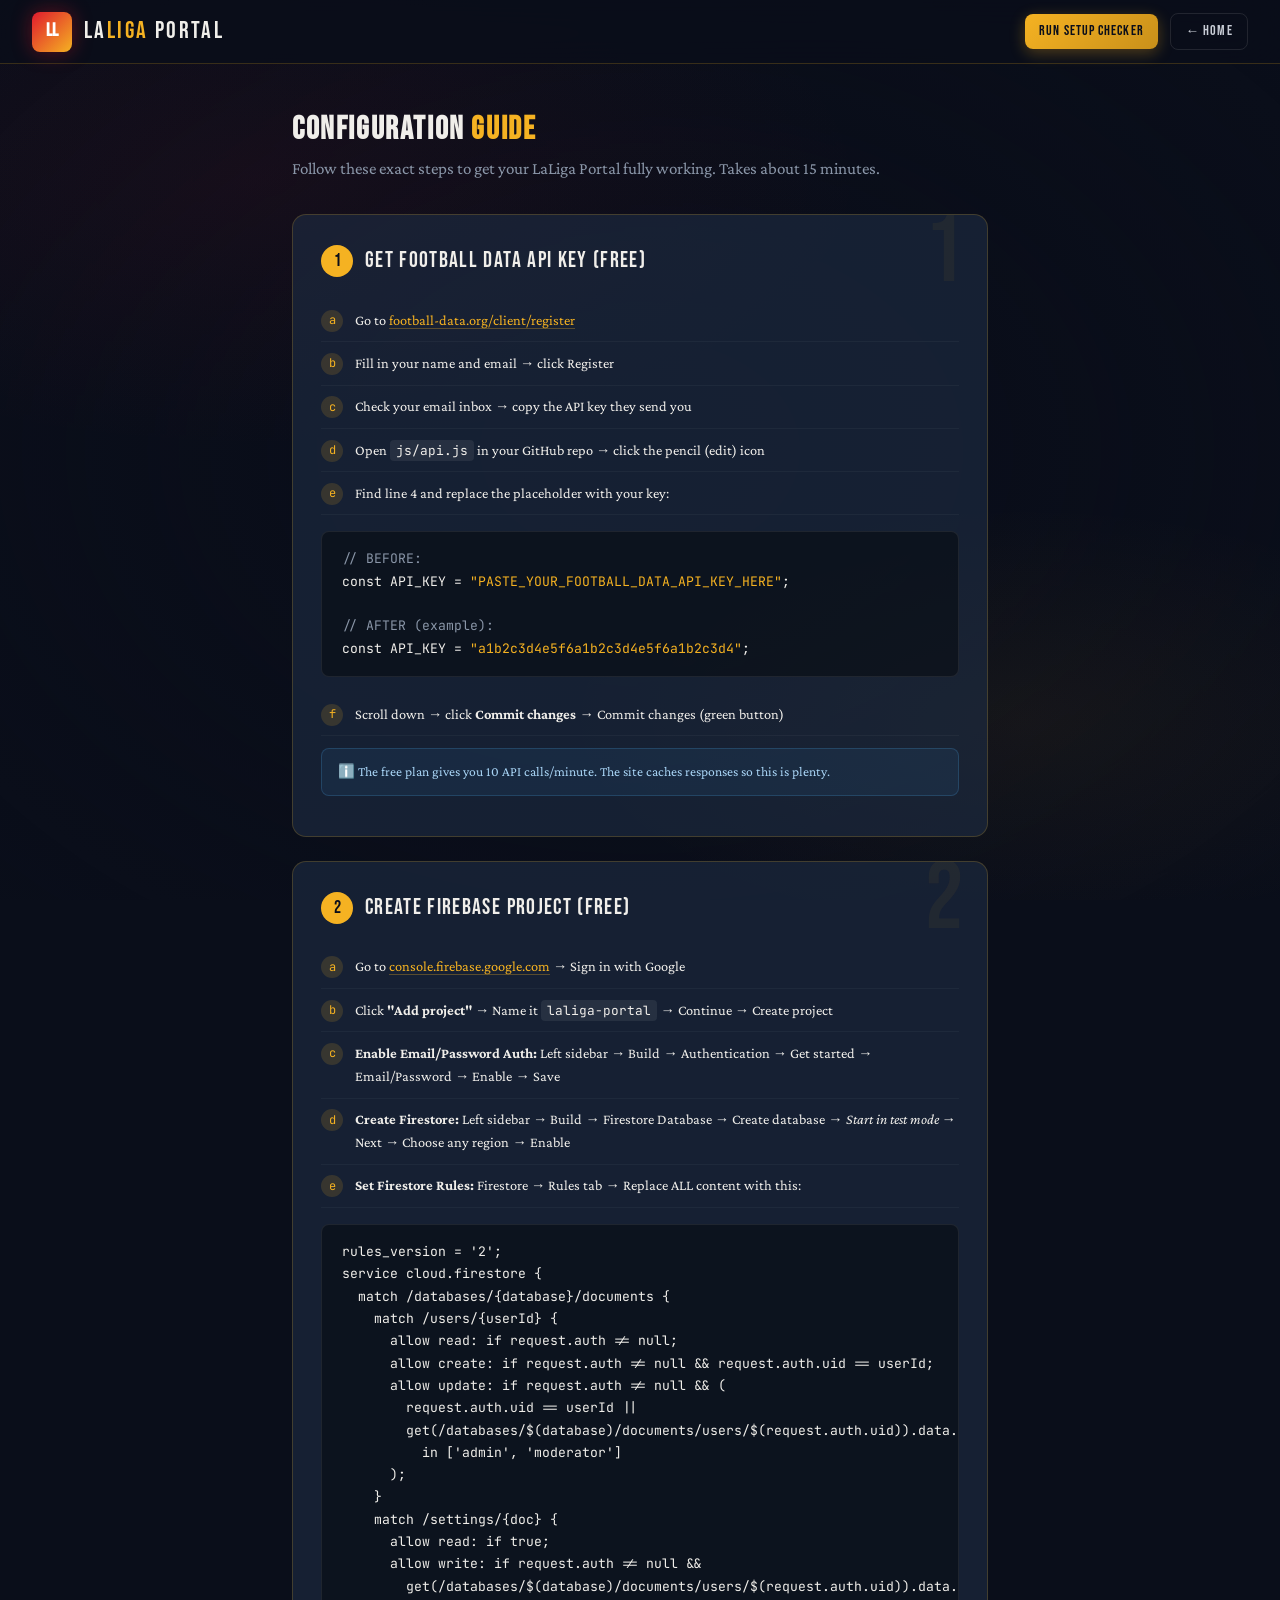
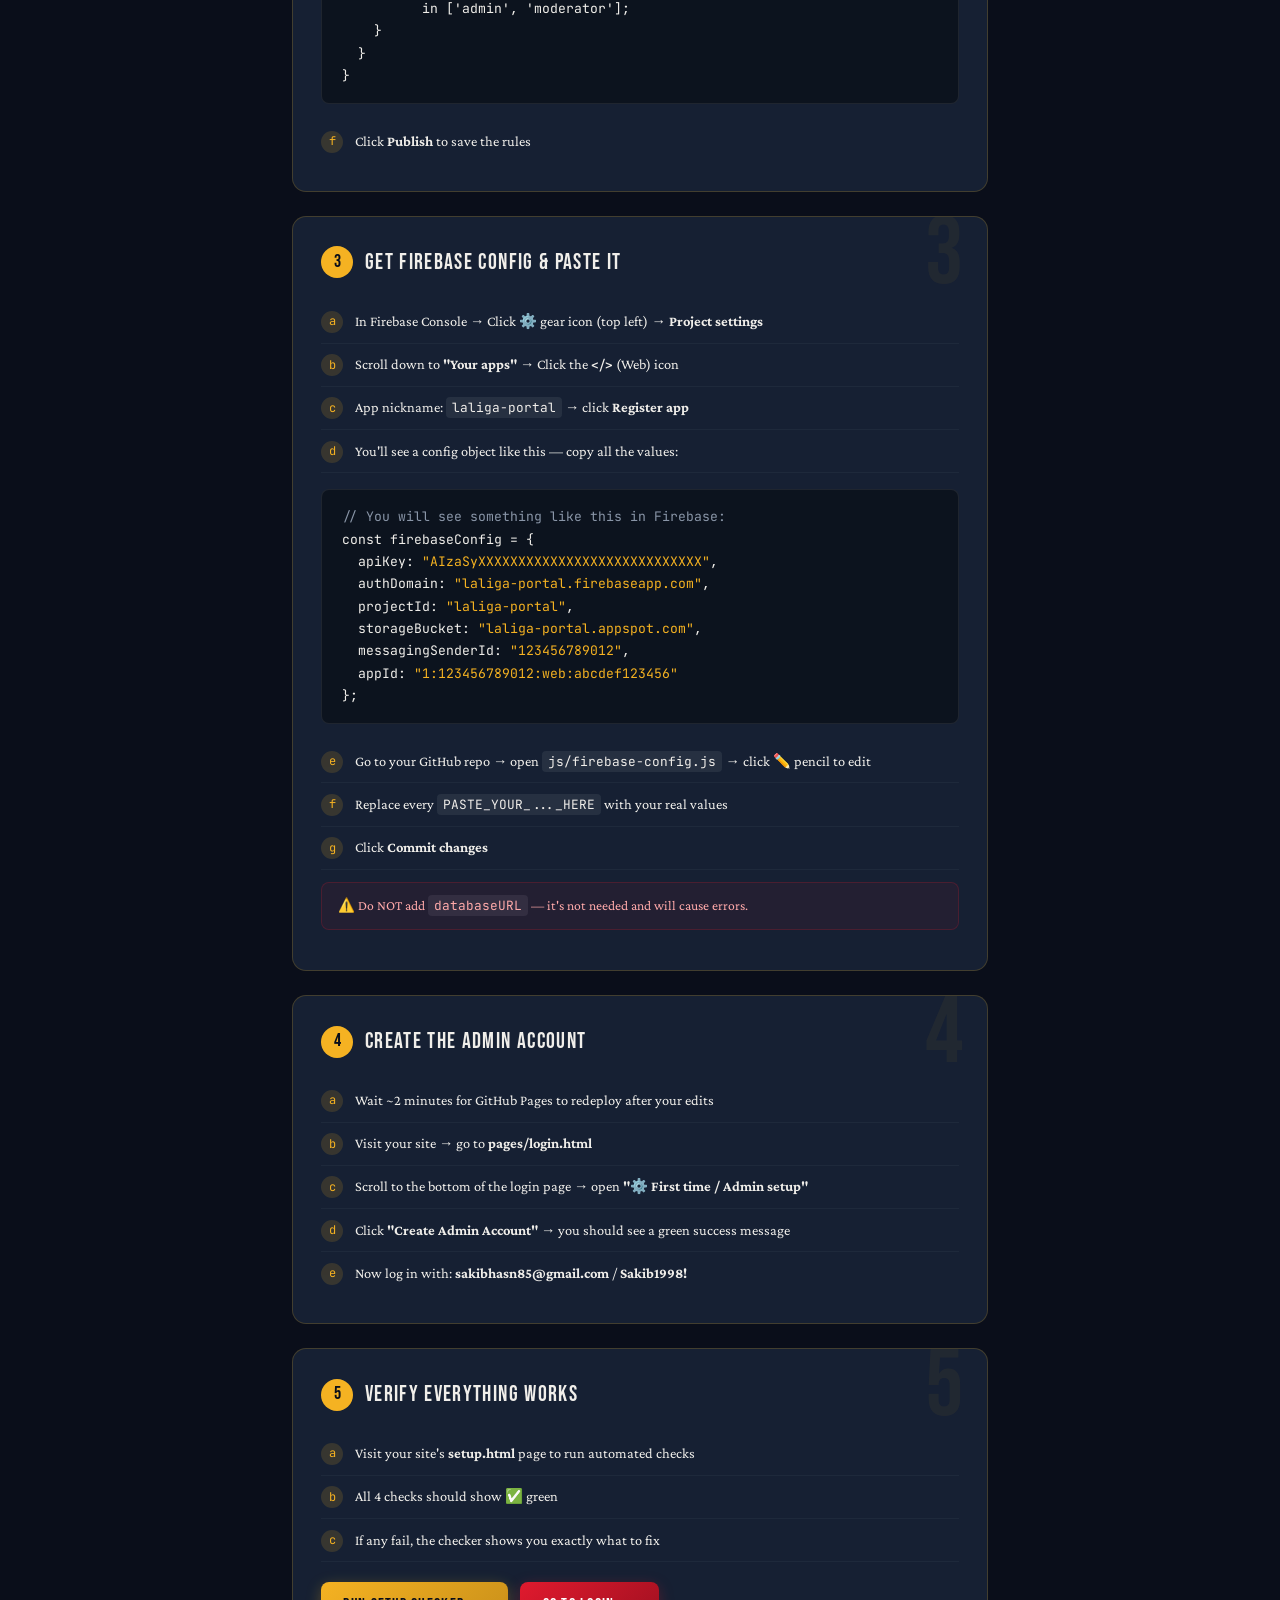
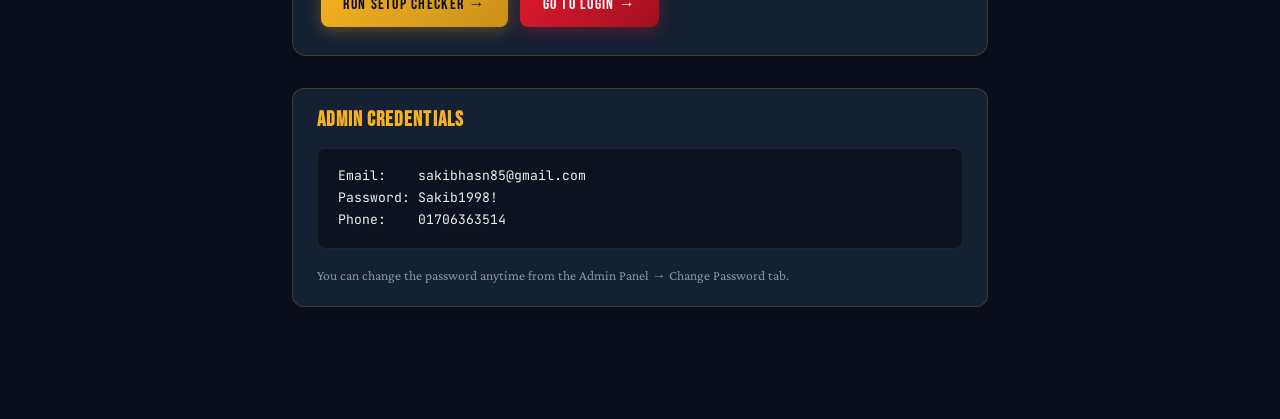
<file: guide.html>
<!DOCTYPE html>
<html lang="en">
<head>
  <meta charset="UTF-8"/><meta name="viewport" content="width=device-width,initial-scale=1.0"/>
  <title>Configuration Guide — LaLiga Portal</title>
  <link rel="stylesheet" href="css/style.css"/>
  <style>
    .guide{max-width:760px;margin:80px auto;padding:2rem;position:relative;z-index:1}
    .step-card{background:var(--card-bg);border:1px solid var(--border);border-radius:14px;padding:1.75rem;margin-bottom:1.5rem;position:relative;overflow:hidden}
    .step-card::before{content:attr(data-step);position:absolute;top:-10px;right:1.5rem;font-family:'Bebas Neue',sans-serif;font-size:6rem;color:rgba(245,178,34,.06);line-height:1;pointer-events:none}
    .step-num{display:inline-flex;align-items:center;justify-content:center;width:32px;height:32px;background:var(--gold);color:var(--navy);border-radius:50%;font-family:'Bebas Neue',sans-serif;font-size:1.1rem;flex-shrink:0}
    .step-title{font-family:'Bebas Neue',sans-serif;font-size:1.4rem;letter-spacing:.06em;color:var(--white);margin-left:.75rem}
    .code-block{background:rgba(0,0,0,.4);border:1px solid rgba(255,255,255,.08);border-radius:8px;padding:1rem 1.25rem;font-family:'JetBrains Mono',monospace;font-size:.82rem;line-height:1.7;margin:1rem 0;overflow-x:auto;white-space:pre}
    .highlight{color:var(--gold)}
    .sub-step{padding:.6rem 0;border-bottom:1px solid rgba(255,255,255,.04);display:flex;gap:.75rem;font-size:.9rem}
    .sub-step:last-child{border-bottom:none}
    .sub-num{background:rgba(245,178,34,.15);color:var(--gold);border-radius:50%;width:22px;height:22px;display:inline-flex;align-items:center;justify-content:center;font-family:'JetBrains Mono',monospace;font-size:.75rem;flex-shrink:0;margin-top:1px}
    a.ext{color:var(--gold);text-decoration:none;border-bottom:1px solid rgba(245,178,34,.3)}
    a.ext:hover{border-color:var(--gold)}
    .note{background:rgba(74,173,245,.07);border:1px solid rgba(74,173,245,.2);border-radius:8px;padding:.75rem 1rem;font-size:.85rem;color:#a8d4f5;margin:.75rem 0}
    .warning{background:rgba(224,26,46,.07);border:1px solid rgba(224,26,46,.2);border-radius:8px;padding:.75rem 1rem;font-size:.85rem;color:#ffaaaa;margin:.75rem 0}
  </style>
</head>
<body>
<nav class="navbar">
  <a href="index.html" class="navbar-brand">
    <div class="logo-icon">LL</div>
    <span class="brand-text">LA<span>LIGA</span> PORTAL</span>
  </a>
  <div class="navbar-actions">
    <a href="setup.html" class="btn btn-gold btn-sm">Run Setup Checker</a>
    <a href="index.html" class="btn btn-ghost btn-sm">← Home</a>
  </div>
</nav>

<div class="guide fade-in">
  <h1 class="section-title mb-1">CONFIGURATION <span>GUIDE</span></h1>
  <p class="text-grey mb-4">Follow these exact steps to get your LaLiga Portal fully working. Takes about 15 minutes.</p>

  <!-- STEP 1 -->
  <div class="step-card" data-step="1">
    <div style="display:flex;align-items:center;margin-bottom:1.25rem">
      <span class="step-num">1</span>
      <span class="step-title">Get Football Data API Key (FREE)</span>
    </div>
    <div class="sub-step"><span class="sub-num">a</span><span>Go to <a href="https://www.football-data.org/client/register" target="_blank" class="ext">football-data.org/client/register</a></span></div>
    <div class="sub-step"><span class="sub-num">b</span><span>Fill in your name and email → click Register</span></div>
    <div class="sub-step"><span class="sub-num">c</span><span>Check your email inbox → copy the API key they send you</span></div>
    <div class="sub-step"><span class="sub-num">d</span><span>Open <code style="background:rgba(255,255,255,.07);padding:2px 6px;border-radius:4px;font-family:'JetBrains Mono',monospace;font-size:.8rem">js/api.js</code> in your GitHub repo → click the pencil (edit) icon</span></div>
    <div class="sub-step"><span class="sub-num">e</span><span>Find line 4 and replace the placeholder with your key:</span></div>
    <div class="code-block"><span style="color:var(--grey)">// BEFORE:</span>
const API_KEY = <span class="highlight">"PASTE_YOUR_FOOTBALL_DATA_API_KEY_HERE"</span>;

<span style="color:var(--grey)">// AFTER (example):</span>
const API_KEY = <span class="highlight">"a1b2c3d4e5f6a1b2c3d4e5f6a1b2c3d4"</span>;</div>
    <div class="sub-step"><span class="sub-num">f</span><span>Scroll down → click <strong>Commit changes</strong> → Commit changes (green button)</span></div>
    <div class="note">ℹ️ The free plan gives you 10 API calls/minute. The site caches responses so this is plenty.</div>
  </div>

  <!-- STEP 2 -->
  <div class="step-card" data-step="2">
    <div style="display:flex;align-items:center;margin-bottom:1.25rem">
      <span class="step-num">2</span>
      <span class="step-title">Create Firebase Project (FREE)</span>
    </div>
    <div class="sub-step"><span class="sub-num">a</span><span>Go to <a href="https://console.firebase.google.com" target="_blank" class="ext">console.firebase.google.com</a> → Sign in with Google</span></div>
    <div class="sub-step"><span class="sub-num">b</span><span>Click <strong>"Add project"</strong> → Name it <code style="background:rgba(255,255,255,.07);padding:2px 6px;border-radius:4px;font-family:'JetBrains Mono',monospace;font-size:.8rem">laliga-portal</code> → Continue → Create project</span></div>
    <div class="sub-step"><span class="sub-num">c</span><span><strong>Enable Email/Password Auth:</strong> Left sidebar → Build → Authentication → Get started → Email/Password → Enable → Save</span></div>
    <div class="sub-step"><span class="sub-num">d</span><span><strong>Create Firestore:</strong> Left sidebar → Build → Firestore Database → Create database → <em>Start in test mode</em> → Next → Choose any region → Enable</span></div>
    <div class="sub-step"><span class="sub-num">e</span><span><strong>Set Firestore Rules:</strong> Firestore → Rules tab → Replace ALL content with this:</span></div>
    <div class="code-block">rules_version = '2';
service cloud.firestore {
  match /databases/{database}/documents {
    match /users/{userId} {
      allow read: if request.auth != null;
      allow create: if request.auth != null && request.auth.uid == userId;
      allow update: if request.auth != null && (
        request.auth.uid == userId ||
        get(/databases/$(database)/documents/users/$(request.auth.uid)).data.role
          in ['admin', 'moderator']
      );
    }
    match /settings/{doc} {
      allow read: if true;
      allow write: if request.auth != null &&
        get(/databases/$(database)/documents/users/$(request.auth.uid)).data.role
          in ['admin', 'moderator'];
    }
  }
}</div>
    <div class="sub-step"><span class="sub-num">f</span><span>Click <strong>Publish</strong> to save the rules</span></div>
  </div>

  <!-- STEP 3 -->
  <div class="step-card" data-step="3">
    <div style="display:flex;align-items:center;margin-bottom:1.25rem">
      <span class="step-num">3</span>
      <span class="step-title">Get Firebase Config &amp; Paste It</span>
    </div>
    <div class="sub-step"><span class="sub-num">a</span><span>In Firebase Console → Click ⚙️ gear icon (top left) → <strong>Project settings</strong></span></div>
    <div class="sub-step"><span class="sub-num">b</span><span>Scroll down to <strong>"Your apps"</strong> → Click the <strong>&lt;/&gt;</strong> (Web) icon</span></div>
    <div class="sub-step"><span class="sub-num">c</span><span>App nickname: <code style="background:rgba(255,255,255,.07);padding:2px 6px;border-radius:4px;font-family:'JetBrains Mono',monospace;font-size:.8rem">laliga-portal</code> → click <strong>Register app</strong></span></div>
    <div class="sub-step"><span class="sub-num">d</span><span>You'll see a config object like this — copy all the values:</span></div>
    <div class="code-block"><span style="color:var(--grey)">// You will see something like this in Firebase:</span>
const firebaseConfig = {
  apiKey: <span class="highlight">"AIzaSyXXXXXXXXXXXXXXXXXXXXXXXXXXXX"</span>,
  authDomain: <span class="highlight">"laliga-portal.firebaseapp.com"</span>,
  projectId: <span class="highlight">"laliga-portal"</span>,
  storageBucket: <span class="highlight">"laliga-portal.appspot.com"</span>,
  messagingSenderId: <span class="highlight">"123456789012"</span>,
  appId: <span class="highlight">"1:123456789012:web:abcdef123456"</span>
};</div>
    <div class="sub-step"><span class="sub-num">e</span><span>Go to your GitHub repo → open <code style="background:rgba(255,255,255,.07);padding:2px 6px;border-radius:4px;font-family:'JetBrains Mono',monospace;font-size:.8rem">js/firebase-config.js</code> → click ✏️ pencil to edit</span></div>
    <div class="sub-step"><span class="sub-num">f</span><span>Replace every <code style="background:rgba(255,255,255,.07);padding:2px 6px;border-radius:4px;font-family:'JetBrains Mono',monospace;font-size:.8rem">PASTE_YOUR_..._HERE</code> with your real values</span></div>
    <div class="sub-step"><span class="sub-num">g</span><span>Click <strong>Commit changes</strong></span></div>
    <div class="warning">⚠️ Do NOT add <code style="background:rgba(255,255,255,.07);padding:2px 6px;border-radius:4px;font-family:'JetBrains Mono',monospace;font-size:.8rem">databaseURL</code> — it's not needed and will cause errors.</div>
  </div>

  <!-- STEP 4 -->
  <div class="step-card" data-step="4">
    <div style="display:flex;align-items:center;margin-bottom:1.25rem">
      <span class="step-num">4</span>
      <span class="step-title">Create the Admin Account</span>
    </div>
    <div class="sub-step"><span class="sub-num">a</span><span>Wait ~2 minutes for GitHub Pages to redeploy after your edits</span></div>
    <div class="sub-step"><span class="sub-num">b</span><span>Visit your site → go to <strong>pages/login.html</strong></span></div>
    <div class="sub-step"><span class="sub-num">c</span><span>Scroll to the bottom of the login page → open <strong>"⚙️ First time / Admin setup"</strong></span></div>
    <div class="sub-step"><span class="sub-num">d</span><span>Click <strong>"Create Admin Account"</strong> → you should see a green success message</span></div>
    <div class="sub-step"><span class="sub-num">e</span><span>Now log in with: <strong>sakibhasn85@gmail.com</strong> / <strong>Sakib1998!</strong></span></div>
  </div>

  <!-- STEP 5 -->
  <div class="step-card" data-step="5">
    <div style="display:flex;align-items:center;margin-bottom:1.25rem">
      <span class="step-num">5</span>
      <span class="step-title">Verify Everything Works</span>
    </div>
    <div class="sub-step"><span class="sub-num">a</span><span>Visit your site's <strong>setup.html</strong> page to run automated checks</span></div>
    <div class="sub-step"><span class="sub-num">b</span><span>All 4 checks should show ✅ green</span></div>
    <div class="sub-step"><span class="sub-num">c</span><span>If any fail, the checker shows you exactly what to fix</span></div>

    <div style="margin-top:1.25rem;display:flex;gap:.75rem;flex-wrap:wrap">
      <a href="setup.html" class="btn btn-gold">Run Setup Checker →</a>
      <a href="pages/login.html" class="btn btn-primary">Go to Login →</a>
    </div>
  </div>

  <!-- Quick reference -->
  <div class="card mt-4">
    <div class="card-body">
      <h3 style="font-family:'Bebas Neue';font-size:1.3rem;color:var(--gold);margin-bottom:1rem">ADMIN CREDENTIALS</h3>
      <div class="code-block">Email:    sakibhasn85@gmail.com
Password: Sakib1998!
Phone:    01706363514</div>
      <p class="text-grey" style="font-size:.85rem;margin-top:.5rem">You can change the password anytime from the Admin Panel → Change Password tab.</p>
    </div>
  </div>
</div>
</body>
</html>
</file>
<file: css/style.css>
/* =========================================
   LA LIGA OFFICIAL FAN PORTAL
   Design: Deep navy + gold + crimson
   Font: Bebas Neue + Crimson Pro
   ========================================= */

@import url('https://fonts.googleapis.com/css2?family=Bebas+Neue&family=Crimson+Pro:ital,wght@0,300;0,400;0,600;1,400&family=JetBrains+Mono:wght@400;600&display=swap');

:root {
  --navy: #0a0e1a;
  --navy-mid: #111827;
  --navy-light: #1e2d45;
  --gold: #f5b222;
  --gold-dim: #c9901a;
  --crimson: #e01a2e;
  --crimson-dim: #a01020;
  --white: #f0eeea;
  --grey: #8a96a8;
  --grey-light: #c8cdd6;
  --green: #1db954;
  --card-bg: rgba(30, 45, 69, 0.6);
  --border: rgba(245, 178, 34, 0.2);
  --shadow: 0 8px 32px rgba(0,0,0,0.5);
  --glow-gold: 0 0 20px rgba(245, 178, 34, 0.4);
  --glow-red: 0 0 20px rgba(224, 26, 46, 0.4);
  --radius: 12px;
  --transition: all 0.3s cubic-bezier(0.4, 0, 0.2, 1);
}

* { margin: 0; padding: 0; box-sizing: border-box; }

html { scroll-behavior: smooth; }

body {
  background: var(--navy);
  color: var(--white);
  font-family: 'Crimson Pro', Georgia, serif;
  font-size: 17px;
  line-height: 1.6;
  min-height: 100vh;
  overflow-x: hidden;
}

/* Background mesh */
body::before {
  content: '';
  position: fixed;
  inset: 0;
  background:
    radial-gradient(ellipse 80% 50% at 20% 20%, rgba(224, 26, 46, 0.06) 0%, transparent 60%),
    radial-gradient(ellipse 60% 40% at 80% 80%, rgba(245, 178, 34, 0.05) 0%, transparent 60%),
    radial-gradient(ellipse 100% 100% at 50% 50%, rgba(10,14,26,0) 0%, rgba(10,14,26,0.8) 100%);
  pointer-events: none;
  z-index: 0;
}

/* ===== TYPOGRAPHY ===== */
h1, h2, h3, h4, .display {
  font-family: 'Bebas Neue', sans-serif;
  letter-spacing: 0.05em;
  line-height: 1.1;
}

.mono { font-family: 'JetBrains Mono', monospace; }

/* ===== NAVBAR ===== */
.navbar {
  position: fixed;
  top: 0; left: 0; right: 0;
  z-index: 1000;
  background: rgba(10, 14, 26, 0.92);
  backdrop-filter: blur(20px);
  border-bottom: 1px solid var(--border);
  padding: 0 2rem;
  height: 64px;
  display: flex;
  align-items: center;
  justify-content: space-between;
  transition: var(--transition);
}

.navbar-brand {
  display: flex;
  align-items: center;
  gap: 12px;
  text-decoration: none;
}

.navbar-brand .logo-icon {
  width: 40px;
  height: 40px;
  background: linear-gradient(135deg, var(--crimson), var(--gold));
  border-radius: 8px;
  display: flex;
  align-items: center;
  justify-content: center;
  font-family: 'Bebas Neue', sans-serif;
  font-size: 18px;
  color: white;
  font-weight: 900;
  box-shadow: var(--glow-red);
}

.navbar-brand .brand-text {
  font-family: 'Bebas Neue', sans-serif;
  font-size: 1.5rem;
  color: var(--white);
  letter-spacing: 0.1em;
}

.navbar-brand .brand-text span { color: var(--gold); }

.navbar-nav {
  display: flex;
  align-items: center;
  gap: 0.25rem;
  list-style: none;
}

.navbar-nav a {
  color: var(--grey-light);
  text-decoration: none;
  font-family: 'Bebas Neue', sans-serif;
  font-size: 1rem;
  letter-spacing: 0.08em;
  padding: 0.5rem 1rem;
  border-radius: 6px;
  transition: var(--transition);
  position: relative;
}

.navbar-nav a:hover, .navbar-nav a.active {
  color: var(--gold);
  background: rgba(245, 178, 34, 0.08);
}

.navbar-nav a.active::after {
  content: '';
  position: absolute;
  bottom: -1px; left: 50%; transform: translateX(-50%);
  width: 80%;
  height: 2px;
  background: var(--gold);
  border-radius: 1px;
}

.navbar-actions {
  display: flex;
  align-items: center;
  gap: 0.75rem;
}

/* Live indicator */
.live-badge {
  display: inline-flex;
  align-items: center;
  gap: 6px;
  background: rgba(224, 26, 46, 0.15);
  border: 1px solid rgba(224, 26, 46, 0.4);
  color: #ff4d5e;
  padding: 4px 10px;
  border-radius: 20px;
  font-family: 'JetBrains Mono', monospace;
  font-size: 0.7rem;
  font-weight: 600;
  letter-spacing: 0.1em;
}

.live-badge::before {
  content: '';
  width: 6px; height: 6px;
  background: #ff4d5e;
  border-radius: 50%;
  animation: pulse 1.5s ease-in-out infinite;
}

@keyframes pulse {
  0%, 100% { opacity: 1; transform: scale(1); }
  50% { opacity: 0.4; transform: scale(0.7); }
}

/* ===== BUTTONS ===== */
.btn {
  display: inline-flex;
  align-items: center;
  justify-content: center;
  gap: 8px;
  padding: 0.6rem 1.4rem;
  border-radius: 8px;
  font-family: 'Bebas Neue', sans-serif;
  font-size: 1rem;
  letter-spacing: 0.08em;
  cursor: pointer;
  border: none;
  transition: var(--transition);
  text-decoration: none;
  white-space: nowrap;
}

.btn-primary {
  background: linear-gradient(135deg, var(--crimson), var(--crimson-dim));
  color: white;
  box-shadow: 0 4px 15px rgba(224, 26, 46, 0.3);
}

.btn-primary:hover {
  transform: translateY(-2px);
  box-shadow: 0 6px 25px rgba(224, 26, 46, 0.5);
}

.btn-gold {
  background: linear-gradient(135deg, var(--gold), var(--gold-dim));
  color: var(--navy);
  box-shadow: 0 4px 15px rgba(245, 178, 34, 0.3);
}

.btn-gold:hover {
  transform: translateY(-2px);
  box-shadow: 0 6px 25px rgba(245, 178, 34, 0.5);
}

.btn-outline {
  background: transparent;
  color: var(--white);
  border: 1px solid rgba(255,255,255,0.2);
}

.btn-outline:hover {
  border-color: var(--gold);
  color: var(--gold);
  background: rgba(245, 178, 34, 0.05);
}

.btn-ghost {
  background: transparent;
  color: var(--grey-light);
  border: 1px solid rgba(255,255,255,0.1);
}

.btn-ghost:hover {
  background: rgba(255,255,255,0.05);
  color: var(--white);
}

.btn-danger {
  background: rgba(224, 26, 46, 0.15);
  color: #ff4d5e;
  border: 1px solid rgba(224, 26, 46, 0.3);
}

.btn-danger:hover {
  background: rgba(224, 26, 46, 0.3);
}

.btn-sm { padding: 0.4rem 0.9rem; font-size: 0.85rem; }
.btn-lg { padding: 0.9rem 2rem; font-size: 1.1rem; }
.btn-full { width: 100%; }

/* ===== CARDS ===== */
.card {
  background: var(--card-bg);
  border: 1px solid var(--border);
  border-radius: var(--radius);
  backdrop-filter: blur(12px);
  transition: var(--transition);
  overflow: hidden;
  position: relative;
}

.card:hover {
  border-color: rgba(245, 178, 34, 0.4);
  transform: translateY(-3px);
  box-shadow: var(--shadow);
}

.card-header {
  padding: 1.25rem 1.5rem 0;
}

.card-body { padding: 1.25rem 1.5rem; }
.card-footer { padding: 0 1.5rem 1.25rem; }

/* ===== MAIN CONTENT ===== */
.main-content {
  margin-top: 64px;
  padding: 2rem;
  position: relative;
  z-index: 1;
  max-width: 1400px;
  margin-left: auto;
  margin-right: auto;
}

/* ===== HERO ===== */
.hero {
  position: relative;
  padding: 6rem 2rem;
  text-align: center;
  overflow: hidden;
  margin-top: 64px;
}

.hero::before {
  content: 'LA LIGA';
  position: absolute;
  top: 50%; left: 50%;
  transform: translate(-50%, -50%);
  font-family: 'Bebas Neue', sans-serif;
  font-size: clamp(8rem, 20vw, 22rem);
  color: rgba(245, 178, 34, 0.03);
  white-space: nowrap;
  pointer-events: none;
  letter-spacing: 0.1em;
}

.hero-title {
  font-size: clamp(3rem, 8vw, 6rem);
  color: var(--white);
  margin-bottom: 0.5rem;
}

.hero-title span { color: var(--gold); }

.hero-subtitle {
  font-size: 1.2rem;
  color: var(--grey);
  max-width: 500px;
  margin: 0 auto 2rem;
}

/* ===== SCORE TICKER ===== */
.score-ticker {
  background: rgba(224, 26, 46, 0.08);
  border: 1px solid rgba(224, 26, 46, 0.2);
  border-radius: var(--radius);
  padding: 1rem 1.5rem;
  display: flex;
  align-items: center;
  gap: 1rem;
  overflow: hidden;
}

/* ===== MATCH CARDS ===== */
.match-card {
  background: var(--card-bg);
  border: 1px solid var(--border);
  border-radius: var(--radius);
  padding: 1.25rem;
  display: grid;
  grid-template-columns: 1fr auto 1fr;
  align-items: center;
  gap: 1rem;
  transition: var(--transition);
}

.match-card:hover {
  border-color: rgba(245, 178, 34, 0.4);
  box-shadow: var(--shadow);
}

.match-card.live {
  border-color: rgba(224, 26, 46, 0.4);
  box-shadow: 0 0 20px rgba(224, 26, 46, 0.1);
  animation: livePulse 3s ease-in-out infinite;
}

@keyframes livePulse {
  0%, 100% { box-shadow: 0 0 20px rgba(224, 26, 46, 0.1); }
  50% { box-shadow: 0 0 30px rgba(224, 26, 46, 0.25); }
}

.team-info {
  display: flex;
  align-items: center;
  gap: 0.75rem;
}

.team-info.away { flex-direction: row-reverse; text-align: right; }

.team-crest {
  width: 48px; height: 48px;
  object-fit: contain;
  filter: drop-shadow(0 2px 8px rgba(0,0,0,0.5));
}

.team-name {
  font-family: 'Bebas Neue', sans-serif;
  font-size: 1.1rem;
  letter-spacing: 0.05em;
  color: var(--white);
}

.team-short {
  font-size: 0.75rem;
  color: var(--grey);
  font-family: 'JetBrains Mono', monospace;
}

.score-display {
  text-align: center;
  min-width: 100px;
}

.score-numbers {
  font-family: 'Bebas Neue', sans-serif;
  font-size: 2.5rem;
  color: var(--gold);
  letter-spacing: 0.1em;
  line-height: 1;
}

.score-status {
  font-family: 'JetBrains Mono', monospace;
  font-size: 0.7rem;
  color: var(--grey);
  margin-top: 4px;
}

.score-status.live-status {
  color: #ff4d5e;
  animation: pulse 1.5s infinite;
}

/* ===== STANDINGS TABLE ===== */
.standings-table {
  width: 100%;
  border-collapse: collapse;
  font-size: 0.9rem;
}

.standings-table th {
  font-family: 'Bebas Neue', sans-serif;
  font-size: 0.85rem;
  letter-spacing: 0.08em;
  color: var(--gold);
  padding: 0.75rem 1rem;
  text-align: center;
  border-bottom: 1px solid var(--border);
}

.standings-table th:nth-child(2) { text-align: left; }

.standings-table td {
  padding: 0.7rem 1rem;
  text-align: center;
  border-bottom: 1px solid rgba(255,255,255,0.04);
  transition: var(--transition);
}

.standings-table td:nth-child(2) { text-align: left; }

.standings-table tr:hover td {
  background: rgba(245, 178, 34, 0.04);
}

.standings-table .pos-num {
  font-family: 'JetBrains Mono', monospace;
  font-size: 0.85rem;
  color: var(--grey);
  font-weight: 600;
}

.standings-table .pos-1 .pos-num { color: var(--gold); }
.standings-table .pos-2 .pos-num, .standings-table .pos-3 .pos-num { color: #4aadf5; }
.standings-table .pos-4 .pos-num { color: #f5824a; }
.standings-table .pos-18 .pos-num, .standings-table .pos-19 .pos-num, .standings-table .pos-20 .pos-num { color: var(--crimson); }

.team-row {
  display: flex;
  align-items: center;
  gap: 0.75rem;
}

.team-crest-sm {
  width: 24px; height: 24px;
  object-fit: contain;
}

.pts-cell {
  font-family: 'Bebas Neue', sans-serif;
  font-size: 1.1rem;
  color: var(--gold);
}

/* ===== FORM INDICATORS ===== */
.form-dots {
  display: flex;
  gap: 3px;
  justify-content: center;
}

.form-dot {
  width: 8px; height: 8px;
  border-radius: 50%;
}

.form-dot.W { background: var(--green); }
.form-dot.D { background: var(--gold); }
.form-dot.L { background: var(--crimson); }

/* ===== PLAYER CARDS ===== */
.player-card {
  display: flex;
  align-items: center;
  gap: 1rem;
  padding: 1rem;
  background: var(--card-bg);
  border: 1px solid var(--border);
  border-radius: var(--radius);
  transition: var(--transition);
}

.player-card:hover {
  border-color: rgba(245, 178, 34, 0.4);
  transform: translateX(4px);
}

.player-rank {
  font-family: 'Bebas Neue', sans-serif;
  font-size: 2rem;
  color: var(--gold);
  width: 40px;
  text-align: center;
  flex-shrink: 0;
}

.player-rank.top-3 { color: var(--gold); text-shadow: var(--glow-gold); }

.player-info { flex: 1; }
.player-name {
  font-family: 'Bebas Neue', sans-serif;
  font-size: 1.1rem;
  letter-spacing: 0.05em;
}

.player-club {
  font-size: 0.8rem;
  color: var(--grey);
  font-family: 'JetBrains Mono', monospace;
}

.player-stat {
  font-family: 'Bebas Neue', sans-serif;
  font-size: 2rem;
  color: var(--crimson);
  text-align: right;
}

.player-stat-label {
  font-size: 0.7rem;
  color: var(--grey);
  font-family: 'JetBrains Mono', monospace;
  text-transform: uppercase;
  text-align: right;
}

/* ===== GRID LAYOUTS ===== */
.grid-2 { display: grid; grid-template-columns: 1fr 1fr; gap: 1.5rem; }
.grid-3 { display: grid; grid-template-columns: repeat(3, 1fr); gap: 1.5rem; }
.grid-4 { display: grid; grid-template-columns: repeat(4, 1fr); gap: 1.5rem; }
.grid-auto { display: grid; grid-template-columns: repeat(auto-fill, minmax(300px, 1fr)); gap: 1.5rem; }

/* ===== SECTION HEADERS ===== */
.section-header {
  display: flex;
  align-items: center;
  justify-content: space-between;
  margin-bottom: 1.5rem;
  padding-bottom: 1rem;
  border-bottom: 1px solid var(--border);
}

.section-title {
  font-size: 2rem;
  color: var(--white);
}

.section-title span { color: var(--gold); }

/* ===== TABS ===== */
.tabs {
  display: flex;
  gap: 0.25rem;
  background: rgba(255,255,255,0.03);
  padding: 4px;
  border-radius: 10px;
  margin-bottom: 1.5rem;
  border: 1px solid var(--border);
  flex-wrap: wrap;
}

.tab-btn {
  flex: 1;
  min-width: 80px;
  padding: 0.6rem 1.2rem;
  background: transparent;
  color: var(--grey);
  border: none;
  border-radius: 7px;
  cursor: pointer;
  font-family: 'Bebas Neue', sans-serif;
  font-size: 0.95rem;
  letter-spacing: 0.08em;
  transition: var(--transition);
}

.tab-btn:hover { color: var(--white); background: rgba(255,255,255,0.04); }

.tab-btn.active {
  background: var(--navy-light);
  color: var(--gold);
  border: 1px solid var(--border);
}

/* ===== FORMS ===== */
.form-group { margin-bottom: 1.25rem; }

.form-label {
  display: block;
  font-family: 'Bebas Neue', sans-serif;
  font-size: 0.9rem;
  letter-spacing: 0.08em;
  color: var(--grey-light);
  margin-bottom: 0.5rem;
}

.form-control {
  width: 100%;
  padding: 0.75rem 1rem;
  background: rgba(255,255,255,0.04);
  border: 1px solid rgba(255,255,255,0.1);
  border-radius: 8px;
  color: var(--white);
  font-family: 'Crimson Pro', serif;
  font-size: 1rem;
  transition: var(--transition);
  outline: none;
}

.form-control:focus {
  border-color: var(--gold);
  background: rgba(245, 178, 34, 0.05);
  box-shadow: 0 0 0 3px rgba(245, 178, 34, 0.1);
}

.form-control::placeholder { color: var(--grey); }

select.form-control {
  cursor: pointer;
  appearance: none;
  background-image: url("data:image/svg+xml,%3Csvg xmlns='http://www.w3.org/2000/svg' width='12' height='8' viewBox='0 0 12 8'%3E%3Cpath d='M1 1l5 5 5-5' stroke='%238a96a8' stroke-width='2' fill='none' stroke-linecap='round'/%3E%3C/svg%3E");
  background-repeat: no-repeat;
  background-position: right 1rem center;
  padding-right: 2.5rem;
}

/* ===== MODAL ===== */
.modal-overlay {
  position: fixed;
  inset: 0;
  background: rgba(0,0,0,0.8);
  backdrop-filter: blur(8px);
  z-index: 2000;
  display: flex;
  align-items: center;
  justify-content: center;
  opacity: 0;
  pointer-events: none;
  transition: var(--transition);
  padding: 1rem;
}

.modal-overlay.show {
  opacity: 1;
  pointer-events: all;
}

.modal {
  background: var(--navy-mid);
  border: 1px solid var(--border);
  border-radius: 16px;
  padding: 2rem;
  width: 100%;
  max-width: 480px;
  max-height: 90vh;
  overflow-y: auto;
  transform: scale(0.9) translateY(20px);
  transition: var(--transition);
  position: relative;
}

.modal-overlay.show .modal {
  transform: scale(1) translateY(0);
}

.modal-title {
  font-size: 2rem;
  margin-bottom: 0.25rem;
}

.modal-subtitle {
  color: var(--grey);
  font-size: 0.9rem;
  margin-bottom: 1.75rem;
}

.modal-close {
  position: absolute;
  top: 1rem; right: 1rem;
  background: rgba(255,255,255,0.05);
  border: none;
  color: var(--grey);
  width: 32px; height: 32px;
  border-radius: 50%;
  cursor: pointer;
  font-size: 1rem;
  transition: var(--transition);
  display: flex;
  align-items: center;
  justify-content: center;
}

.modal-close:hover { background: rgba(255,255,255,0.1); color: var(--white); }

/* ===== TOAST ===== */
.toast-container {
  position: fixed;
  top: 80px; right: 1.5rem;
  z-index: 9999;
  display: flex;
  flex-direction: column;
  gap: 0.5rem;
}

.toast {
  background: var(--navy-mid);
  border: 1px solid var(--border);
  border-radius: 10px;
  padding: 0.9rem 1.25rem;
  display: flex;
  align-items: center;
  gap: 0.75rem;
  min-width: 280px;
  max-width: 380px;
  box-shadow: var(--shadow);
  animation: slideIn 0.3s ease;
  font-size: 0.9rem;
}

.toast.success { border-color: rgba(29, 185, 84, 0.4); }
.toast.error { border-color: rgba(224, 26, 46, 0.4); }
.toast.info { border-color: rgba(74, 173, 245, 0.4); }

@keyframes slideIn {
  from { transform: translateX(100%); opacity: 0; }
  to { transform: translateX(0); opacity: 1; }
}

/* ===== LOADING ===== */
.spinner {
  width: 40px; height: 40px;
  border: 3px solid rgba(245, 178, 34, 0.1);
  border-top-color: var(--gold);
  border-radius: 50%;
  animation: spin 0.8s linear infinite;
  margin: 2rem auto;
}

@keyframes spin { to { transform: rotate(360deg); } }

.loading-state {
  text-align: center;
  padding: 3rem;
  color: var(--grey);
}

/* ===== CLUB GRID ===== */
.club-card {
  background: var(--card-bg);
  border: 1px solid var(--border);
  border-radius: var(--radius);
  padding: 1.5rem;
  text-align: center;
  text-decoration: none;
  color: var(--white);
  transition: var(--transition);
  display: flex;
  flex-direction: column;
  align-items: center;
  gap: 0.75rem;
}

.club-card:hover {
  border-color: var(--gold);
  transform: translateY(-4px);
  box-shadow: var(--shadow);
}

.club-card img {
  width: 70px; height: 70px;
  object-fit: contain;
  filter: drop-shadow(0 4px 12px rgba(0,0,0,0.5));
}

.club-card .club-name {
  font-family: 'Bebas Neue', sans-serif;
  font-size: 1rem;
  letter-spacing: 0.05em;
}

.club-card .club-meta {
  font-size: 0.75rem;
  color: var(--grey);
  font-family: 'JetBrains Mono', monospace;
}

/* ===== ADMIN PANEL ===== */
.admin-sidebar {
  width: 250px;
  flex-shrink: 0;
  background: var(--navy-mid);
  border-right: 1px solid var(--border);
  padding: 1.5rem 1rem;
  min-height: calc(100vh - 64px);
}

.admin-layout {
  display: flex;
  gap: 0;
}

.admin-main { flex: 1; padding: 2rem; }

.admin-nav-item {
  display: flex;
  align-items: center;
  gap: 0.75rem;
  padding: 0.75rem 1rem;
  border-radius: 8px;
  color: var(--grey-light);
  text-decoration: none;
  font-family: 'Bebas Neue', sans-serif;
  font-size: 1rem;
  letter-spacing: 0.06em;
  transition: var(--transition);
  cursor: pointer;
  border: none;
  background: none;
  width: 100%;
  text-align: left;
}

.admin-nav-item:hover { color: var(--white); background: rgba(255,255,255,0.04); }
.admin-nav-item.active { color: var(--gold); background: rgba(245, 178, 34, 0.08); }

/* ===== USER TABLE ===== */
.user-table {
  width: 100%;
  border-collapse: collapse;
  font-size: 0.9rem;
}

.user-table th {
  font-family: 'Bebas Neue', sans-serif;
  color: var(--gold);
  padding: 0.75rem 1rem;
  text-align: left;
  border-bottom: 1px solid var(--border);
  letter-spacing: 0.08em;
}

.user-table td {
  padding: 0.75rem 1rem;
  border-bottom: 1px solid rgba(255,255,255,0.04);
  vertical-align: middle;
}

.user-table tr:hover td { background: rgba(255,255,255,0.02); }

.role-badge, .status-badge {
  padding: 3px 10px;
  border-radius: 20px;
  font-size: 0.72rem;
  font-family: 'JetBrains Mono', monospace;
  font-weight: 600;
  letter-spacing: 0.05em;
}

.role-badge.admin { background: rgba(245,178,34,0.15); color: var(--gold); border: 1px solid rgba(245,178,34,0.3); }
.role-badge.moderator { background: rgba(74,173,245,0.15); color: #4aadf5; border: 1px solid rgba(74,173,245,0.3); }
.role-badge.user { background: rgba(255,255,255,0.06); color: var(--grey-light); border: 1px solid rgba(255,255,255,0.1); }

.status-badge.approved { background: rgba(29,185,84,0.12); color: var(--green); border: 1px solid rgba(29,185,84,0.3); }
.status-badge.pending { background: rgba(245,178,34,0.1); color: var(--gold); border: 1px solid rgba(245,178,34,0.2); }
.status-badge.banned { background: rgba(224,26,46,0.1); color: #ff4d5e; border: 1px solid rgba(224,26,46,0.2); }

/* ===== WATCH LIVE BUTTON ===== */
.watch-live-btn {
  display: inline-flex;
  align-items: center;
  gap: 10px;
  padding: 1rem 2.5rem;
  background: linear-gradient(135deg, var(--crimson), #ff2d42);
  color: white;
  border: none;
  border-radius: 50px;
  font-family: 'Bebas Neue', sans-serif;
  font-size: 1.3rem;
  letter-spacing: 0.1em;
  cursor: pointer;
  transition: var(--transition);
  box-shadow: 0 6px 30px rgba(224, 26, 46, 0.4);
  text-decoration: none;
  animation: watchGlow 2s ease-in-out infinite;
}

@keyframes watchGlow {
  0%, 100% { box-shadow: 0 6px 30px rgba(224,26,46,0.4); }
  50% { box-shadow: 0 6px 40px rgba(224,26,46,0.7); }
}

.watch-live-btn:hover {
  transform: translateY(-3px) scale(1.02);
}

/* ===== SCROLLBAR ===== */
::-webkit-scrollbar { width: 6px; height: 6px; }
::-webkit-scrollbar-track { background: var(--navy); }
::-webkit-scrollbar-thumb { background: var(--navy-light); border-radius: 3px; }
::-webkit-scrollbar-thumb:hover { background: rgba(245,178,34,0.3); }

/* ===== FOOTER ===== */
.footer {
  background: var(--navy-mid);
  border-top: 1px solid var(--border);
  padding: 3rem 2rem;
  margin-top: 5rem;
  text-align: center;
}

.footer-logo {
  font-family: 'Bebas Neue', sans-serif;
  font-size: 2rem;
  color: var(--gold);
  letter-spacing: 0.15em;
  margin-bottom: 0.5rem;
}

.footer-text {
  color: var(--grey);
  font-size: 0.85rem;
}

/* ===== ANIMATIONS ===== */
.fade-in {
  animation: fadeIn 0.6s ease forwards;
}

@keyframes fadeIn {
  from { opacity: 0; transform: translateY(16px); }
  to { opacity: 1; transform: translateY(0); }
}

.stagger > * {
  opacity: 0;
  animation: fadeIn 0.5s ease forwards;
}
.stagger > *:nth-child(1) { animation-delay: 0.05s; }
.stagger > *:nth-child(2) { animation-delay: 0.1s; }
.stagger > *:nth-child(3) { animation-delay: 0.15s; }
.stagger > *:nth-child(4) { animation-delay: 0.2s; }
.stagger > *:nth-child(5) { animation-delay: 0.25s; }
.stagger > *:nth-child(6) { animation-delay: 0.3s; }
.stagger > *:nth-child(7) { animation-delay: 0.35s; }
.stagger > *:nth-child(8) { animation-delay: 0.4s; }
.stagger > *:nth-child(9) { animation-delay: 0.45s; }
.stagger > *:nth-child(10) { animation-delay: 0.5s; }

/* ===== MOBILE NAV ===== */
.hamburger {
  display: none;
  flex-direction: column;
  gap: 5px;
  cursor: pointer;
  background: none;
  border: none;
  padding: 4px;
}

.hamburger span {
  display: block;
  width: 24px; height: 2px;
  background: var(--white);
  border-radius: 1px;
  transition: var(--transition);
}

/* ===== RESPONSIVE ===== */
@media (max-width: 1024px) {
  .grid-4 { grid-template-columns: repeat(2, 1fr); }
  .grid-3 { grid-template-columns: 1fr 1fr; }
  .admin-sidebar { width: 200px; }
}

@media (max-width: 768px) {
  .navbar-nav { display: none; }
  .hamburger { display: flex; }
  .grid-2, .grid-3, .grid-4 { grid-template-columns: 1fr; }
  .main-content { padding: 1rem; }
  .hero { padding: 3rem 1rem; }
  .admin-layout { flex-direction: column; }
  .admin-sidebar { width: 100%; min-height: auto; }

  .mobile-nav-open .navbar-nav {
    display: flex;
    flex-direction: column;
    position: fixed;
    top: 64px; left: 0; right: 0;
    background: rgba(10,14,26,0.97);
    backdrop-filter: blur(20px);
    padding: 1rem;
    border-bottom: 1px solid var(--border);
    z-index: 999;
  }

  .mobile-nav-open .navbar-nav a { padding: 0.75rem 1rem; }
}

/* ===== UTILS ===== */
.text-gold { color: var(--gold); }
.text-crimson { color: var(--crimson); }
.text-grey { color: var(--grey); }
.text-green { color: var(--green); }
.text-center { text-align: center; }
.text-right { text-align: right; }
.mt-1 { margin-top: 0.5rem; }
.mt-2 { margin-top: 1rem; }
.mt-3 { margin-top: 1.5rem; }
.mt-4 { margin-top: 2rem; }
.mb-1 { margin-bottom: 0.5rem; }
.mb-2 { margin-bottom: 1rem; }
.mb-3 { margin-bottom: 1.5rem; }
.mb-4 { margin-bottom: 2rem; }
.flex { display: flex; }
.items-center { align-items: center; }
.justify-between { justify-content: space-between; }
.gap-1 { gap: 0.5rem; }
.gap-2 { gap: 1rem; }
.gap-3 { gap: 1.5rem; }
.hidden { display: none !important; }
.w-full { width: 100%; }
.overflow-hidden { overflow: hidden; }
.relative { position: relative; }
</file>
